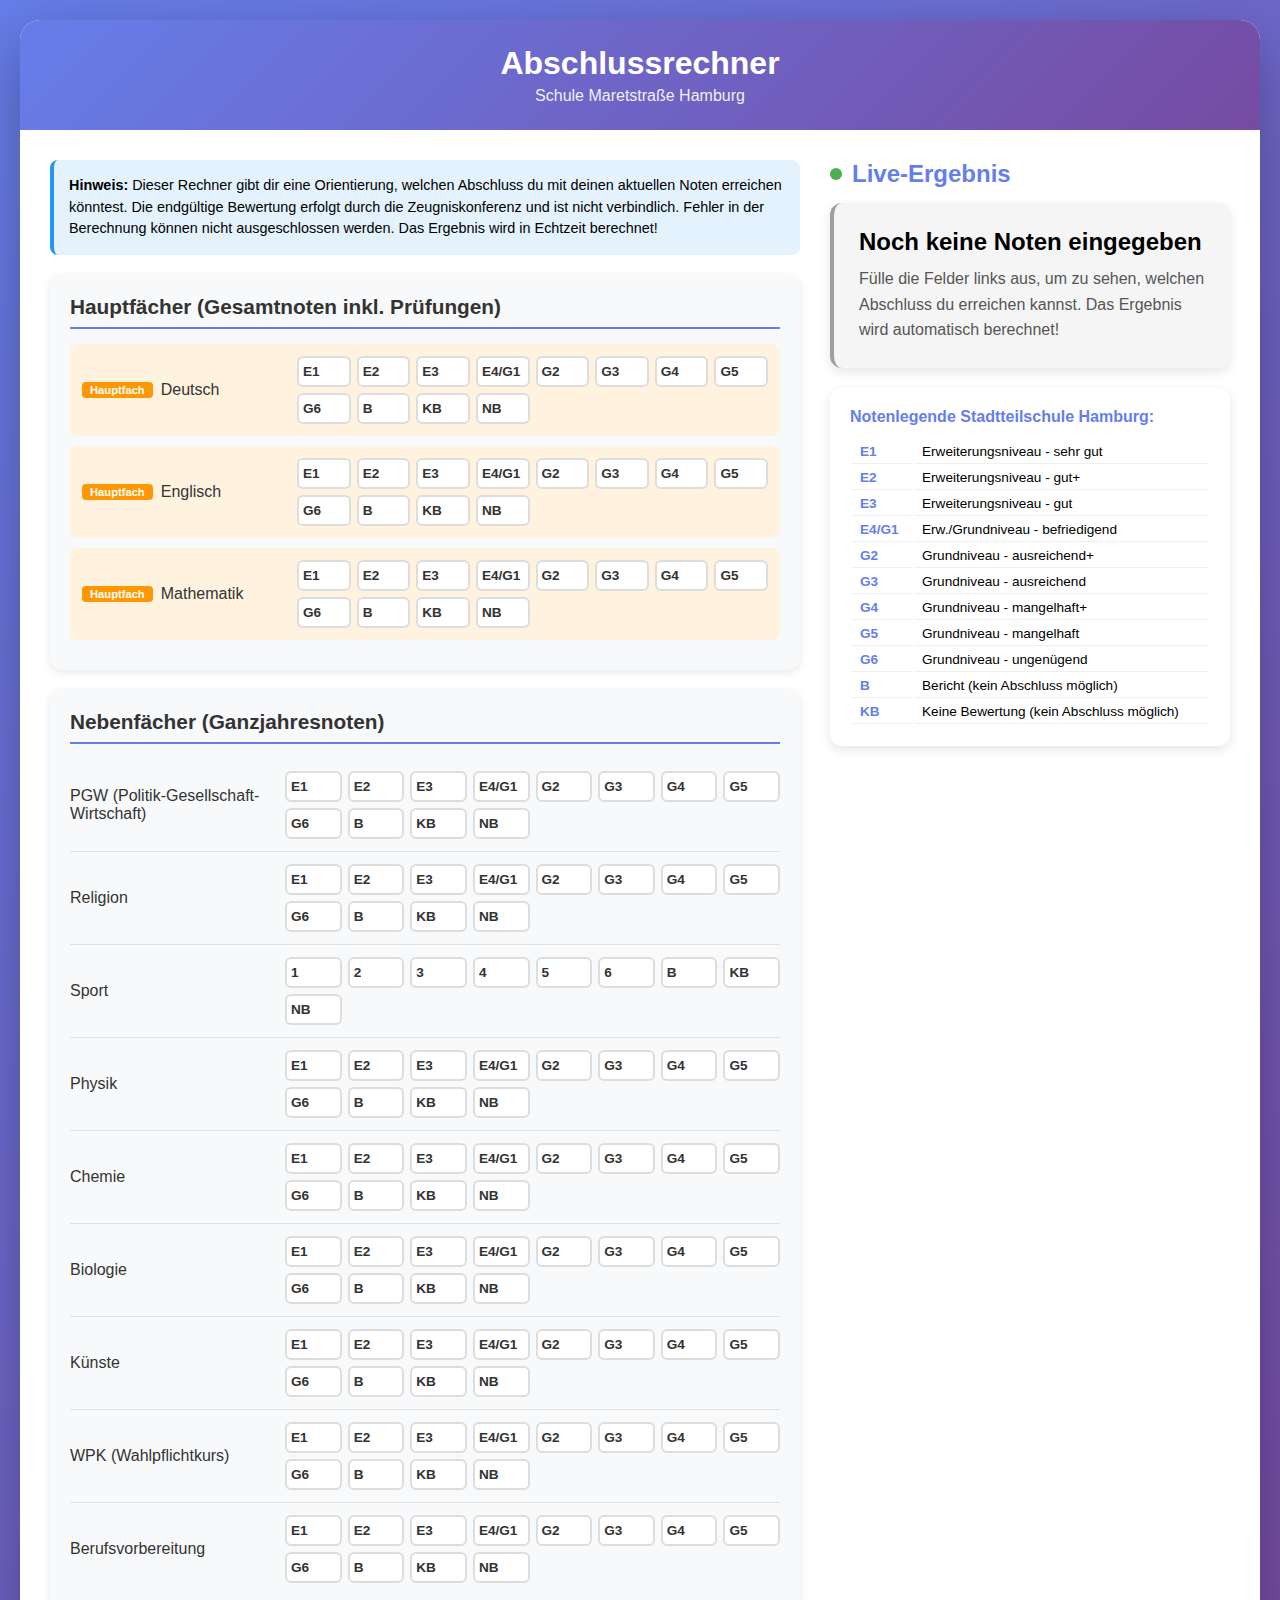
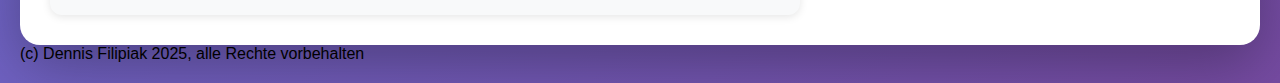
<file: index.html>
<!DOCTYPE html>
<html lang="de">
<head>
    <meta charset="UTF-8">
    <meta name="viewport" content="width=device-width, initial-scale=1.0">
    <title>Abschlussrechner - Schule Maretstraße</title>
    <script src="script.js" defer></script>
    <link rel="stylesheet" href="style.css">

</head>
<body>
    <div class="container">
        <div class="header">
            <h1>Abschlussrechner</h1>
            <p>Schule Maretstraße Hamburg</p>
        </div>
        
        <div class="main-content">
            <div class="left-panel">
                <div class="info-box">
                    <strong>Hinweis:</strong> Dieser Rechner gibt dir eine Orientierung, welchen Abschluss du mit deinen aktuellen Noten erreichen könntest. Die endgültige Bewertung erfolgt durch die Zeugniskonferenz und ist nicht verbindlich. Fehler in der Berechnung können nicht ausgeschlossen werden. Das Ergebnis wird in Echtzeit berechnet!
                </div>
                
                <div class="section">
                    <h2>Hauptfächer (Gesamtnoten inkl. Prüfungen)</h2>
                    
                    <div class="fach-item hauptfach">
                        <label>
                            <span class="hauptfach-badge">Hauptfach</span>
                            Deutsch
                        </label>
                        <div class="grade-options" id="deutsch-grades"></div>
                    </div>
                    
                    <div class="fach-item hauptfach">
                        <label>
                            <span class="hauptfach-badge">Hauptfach</span>
                            Englisch
                        </label>
                        <div class="grade-options" id="englisch-grades"></div>
                    </div>
                    
                    <div class="fach-item hauptfach">
                        <label>
                            <span class="hauptfach-badge">Hauptfach</span>
                            Mathematik
                        </label>
                        <div class="grade-options" id="mathematik-grades"></div>
                    </div>
                </div>
                
                <div class="section">
                    <h2>Nebenfächer (Ganzjahresnoten)</h2>
                    
                    <div class="fach-item">
                        <label>PGW (Politik-Gesellschaft-Wirtschaft)</label>
                        <div class="grade-options" id="pgw-grades"></div>
                    </div>
                    
                    <div class="fach-item">
                        <label>Religion</label>
                        <div class="grade-options" id="religion-grades"></div>
                    </div>
                    
                    <div class="fach-item">
                        <label>Sport</label>
                        <div class="grade-options" id="sport-grades"></div>
                    </div>
                    
                    <div class="fach-item">
                        <label>Physik</label>
                        <div class="grade-options" id="physik-grades"></div>
                    </div>
                    
                    <div class="fach-item">
                        <label>Chemie</label>
                        <div class="grade-options" id="chemie-grades"></div>
                    </div>
                    
                    <div class="fach-item">
                        <label>Biologie</label>
                        <div class="grade-options" id="biologie-grades"></div>
                    </div>
                    
                    <div class="fach-item">
                        <label>Künste</label>
                        <div class="grade-options" id="kuenste-grades"></div>
                    </div>
                    
                    <div class="fach-item">
                        <label>WPK (Wahlpflichtkurs)</label>
                        <div class="grade-options" id="wpk-grades"></div>
                    </div>
                    
                    <div class="fach-item">
                        <label>Berufsvorbereitung</label>
                        <div class="grade-options" id="beruf-grades"></div>
                    </div>
                </div>
            </div>
            
            <div class="right-panel">
                <h2>
                    <span class="live-indicator"></span>
                    Live-Ergebnis
                </h2>
                
                <div id="ergebnis" class="result neutral">
                    <h3>Noch keine Noten eingegeben</h3>
                    <p>Fülle die Felder links aus, um zu sehen, welchen Abschluss du erreichen kannst. Das Ergebnis wird automatisch berechnet!</p>
                </div>
                
                <div class="note-legende">
                    <h4>Notenlegende Stadtteilschule Hamburg:</h4>
                    <table>
                        <tr><td>E1</td><td>Erweiterungsniveau - sehr gut</td></tr>
                        <tr><td>E2</td><td>Erweiterungsniveau - gut+</td></tr>
                        <tr><td>E3</td><td>Erweiterungsniveau - gut</td></tr>
                        <tr><td>E4/G1</td><td>Erw./Grundniveau - befriedigend</td></tr>
                        <tr><td>G2</td><td>Grundniveau - ausreichend+</td></tr>
                        <tr><td>G3</td><td>Grundniveau - ausreichend</td></tr>
                        <tr><td>G4</td><td>Grundniveau - mangelhaft+</td></tr>
                        <tr><td>G5</td><td>Grundniveau - mangelhaft</td></tr>
                        <tr><td>G6</td><td>Grundniveau - ungenügend</td></tr>
                        <tr><td>B</td><td>Bericht (kein Abschluss möglich)</td></tr>
                        <tr><td>KB</td><td>Keine Bewertung (kein Abschluss möglich)</td></tr>
                    </table>
                </div>
            </div>
        </div>
    </div>

<p>(c) Dennis Filipiak 2025, alle Rechte vorbehalten</p>

</body>
</html>
</file>
<file: style.css>
* {
            margin: 0;
            padding: 0;
            box-sizing: border-box;
        }
        
        body {
            font-family: 'Segoe UI', Tahoma, Geneva, Verdana, sans-serif;
            background: linear-gradient(135deg, #667eea 0%, #764ba2 100%);
            min-height: 100vh;
            padding: 20px;
        }
        
        .container {
            max-width: 1400px;
            margin: 0 auto;
            background: white;
            border-radius: 20px;
            box-shadow: 0 20px 60px rgba(0,0,0,0.3);
            overflow: hidden;
        }
        
        .header {
            background: linear-gradient(135deg, #667eea 0%, #764ba2 100%);
            color: white;
            padding: 25px 30px;
            text-align: center;
        }
        
        .header h1 {
            font-size: 2em;
            margin-bottom: 5px;
        }
        
        .header p {
            font-size: 1em;
            opacity: 0.9;
        }
        
        .main-content {
            display: grid;
            grid-template-columns: 1fr 400px;
            gap: 30px;
            padding: 30px;
        }
        
        .left-panel {
            display: flex;
            flex-direction: column;
            gap: 20px;
        }
        
        .info-box {
            background: #e3f2fd;
            border-left: 4px solid #2196f3;
            padding: 15px;
            border-radius: 8px;
            font-size: 0.9em;
            line-height: 1.5;
        }
        
        .section {
            background: #f8f9fa;
            border-radius: 12px;
            padding: 20px;
            box-shadow: 0 2px 8px rgba(0,0,0,0.1);
        }
        
        .section h2 {
            font-size: 1.3em;
            margin-bottom: 15px;
            color: #333;
            border-bottom: 2px solid #667eea;
            padding-bottom: 8px;
        }
        
        .fach-item {
            display: grid;
            grid-template-columns: 200px 1fr;
            align-items: center;
            gap: 15px;
            padding: 12px 0;
            border-bottom: 1px solid #e0e0e0;
        }
        
        .fach-item:last-child {
            border-bottom: none;
        }
        
        .fach-item.hauptfach {
            background: #fff3e0;
            padding: 12px;
            border-radius: 8px;
            border-bottom: none;
            margin-bottom: 10px;
        }
        
        .fach-item label {
            font-weight: 500;
            color: #333;
            display: flex;
            align-items: center;
            gap: 8px;
        }
        
        .hauptfach-badge {
            background: #ff9800;
            color: white;
            padding: 2px 8px;
            border-radius: 4px;
            font-size: 0.7em;
            font-weight: bold;
        }
        
        .grade-options {
            display: grid;
            grid-template-columns: repeat(auto-fit, minmax(50px, 1fr));
            gap: 6px;
        }
        
        .grade-option {
            display: flex;
            flex-direction: column;
            align-items: center;
        }
        
        .grade-option input[type="radio"] {
            display: none;
        }
        
        .grade-option label {
            width: 100%;
            padding: 6px 4px;
            text-align: center;
            border: 2px solid #ddd;
            border-radius: 6px;
            cursor: pointer;
            transition: all 0.2s;
            font-weight: 600;
            font-size: 0.85em;
            background: white;
        }
        
        .grade-option input[type="radio"]:checked + label {
            background: linear-gradient(135deg, #667eea 0%, #764ba2 100%);
            color: white;
            border-color: #667eea;
            transform: scale(1.05);
        }
        
        .grade-option label:hover {
            border-color: #667eea;
        }
        
        .right-panel {
            position: sticky;
            top: 20px;
            height: fit-content;
        }
        
        .right-panel h2 {
            color: #667eea;
            margin-bottom: 15px;
            display: flex;
            align-items: center;
            gap: 10px;
        }
        
        .live-indicator {
            width: 12px;
            height: 12px;
            background: #4caf50;
            border-radius: 50%;
            animation: pulse 2s infinite;
        }
        
        @keyframes pulse {
            0%, 100% { opacity: 1; }
            50% { opacity: 0.5; }
        }
        
        .result {
            background: white;
            border-radius: 12px;
            padding: 25px;
            margin-bottom: 20px;
            box-shadow: 0 4px 12px rgba(0,0,0,0.1);
        }
        
        .result h3 {
            font-size: 1.5em;
            margin-bottom: 10px;
        }
        
        .result p {
            line-height: 1.6;
            color: #555;
        }
        
        .result.neutral {
            background: #f5f5f5;
            border-left: 4px solid #9e9e9e;
        }
        
        .result.success {
            background: #e8f5e9;
            border-left: 4px solid #4caf50;
        }
        
        .result.success h3 {
            color: #2e7d32;
        }
        
        .result.error {
            background: #ffebee;
            border-left: 4px solid #f44336;
        }
        
        .result.error h3 {
            color: #c62828;
        }
        
        .note-legende {
            background: white;
            border-radius: 12px;
            padding: 20px;
            box-shadow: 0 4px 12px rgba(0,0,0,0.1);
        }
        
        .note-legende h4 {
            font-size: 1em;
            margin-bottom: 12px;
            color: #667eea;
        }
        
        .note-legende table {
            width: 100%;
            font-size: 0.85em;
        }
        
        .note-legende td {
            padding: 4px 8px;
            border-bottom: 1px solid #f0f0f0;
        }
        
        .note-legende td:first-child {
            font-weight: bold;
            color: #667eea;
            width: 60px;
        }
        
        @media (max-width: 1024px) {
            .main-content {
                grid-template-columns: 1fr;
            }
            
            .right-panel {
                position: relative;
                top: 0;
            }
            
            .fach-item {
                grid-template-columns: 1fr;
                gap: 8px;
            }
        }
</file>
